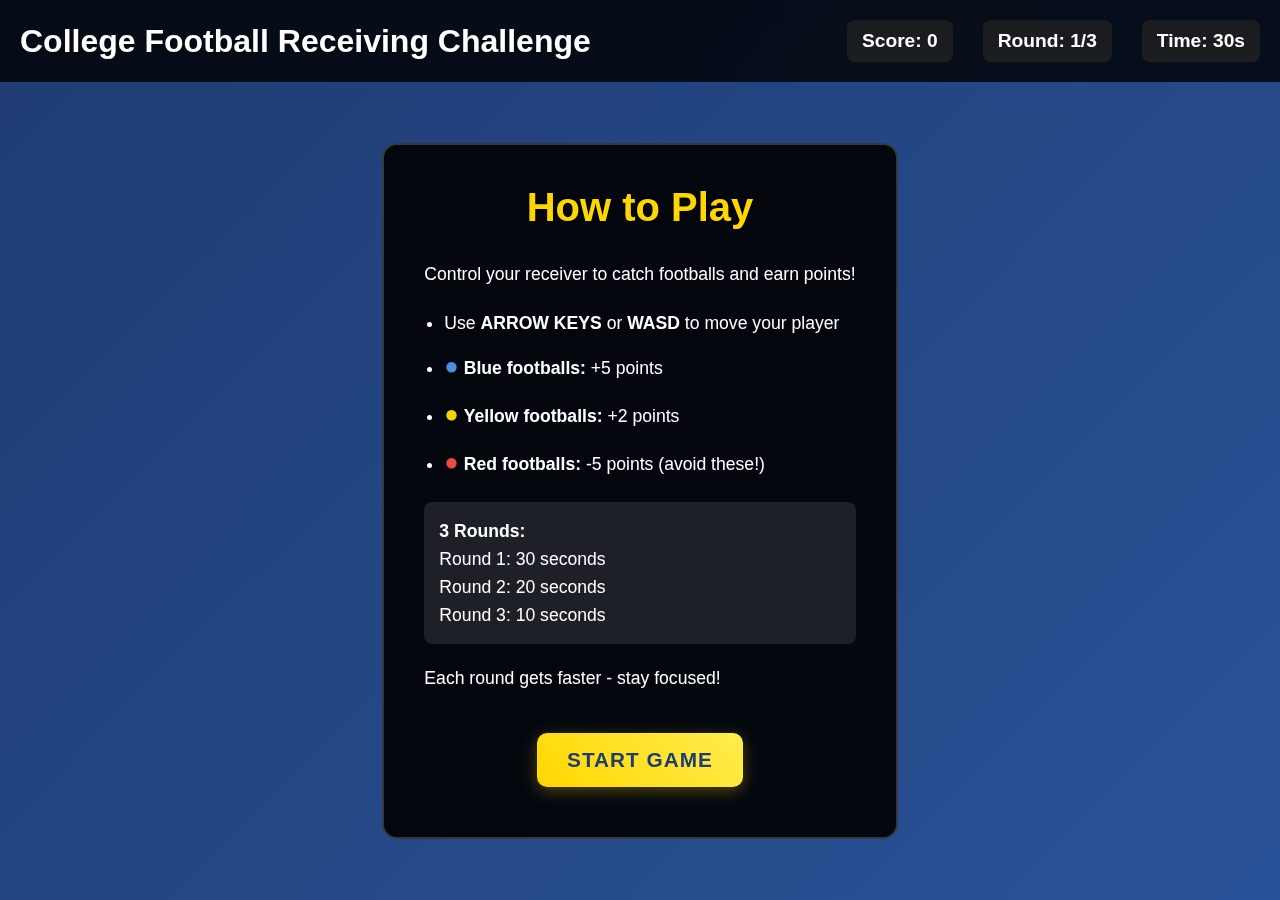
<file: index.html>
<!DOCTYPE html>
<html lang="en">
<head>
    <meta charset="UTF-8">
    <meta name="viewport" content="width=device-width, initial-scale=1.0">
    <title>College Football - Receiving Minigame</title>
    <link rel="stylesheet" href="styles.css">
</head>
<body>
    <div id="game-container">
        <header>
            <h1>College Football Receiving Challenge</h1>
            <div id="game-info">
                <div id="score">Score: 0</div>
                <div id="round-info">Round: 1/3</div>
                <div id="timer">Time: 30s</div>
            </div>
        </header>

        <div id="instructions-screen" class="screen">
            <div class="instructions-content">
                <h2>How to Play</h2>
                <div class="instructions-text">
                    <p>Control your receiver to catch footballs and earn points!</p>
                    <ul>
                        <li>Use <strong>ARROW KEYS</strong> or <strong>WASD</strong> to move your player</li>
                        <li><span class="blue-ball">●</span> <strong>Blue footballs:</strong> +5 points</li>
                        <li><span class="yellow-ball">●</span> <strong>Yellow footballs:</strong> +2 points</li>
                        <li><span class="red-ball">●</span> <strong>Red footballs:</strong> -5 points (avoid these!)</li>
                    </ul>
                    <p class="round-info">
                        <strong>3 Rounds:</strong><br>
                        Round 1: 30 seconds<br>
                        Round 2: 20 seconds<br>
                        Round 3: 10 seconds
                    </p>
                    <p>Each round gets faster - stay focused!</p>
                </div>
                <button id="start-game-btn" class="game-button">Start Game</button>
            </div>
        </div>

        <div id="game-screen" class="screen hidden">
            <canvas id="game-canvas"></canvas>
            <div id="round-transition" class="hidden">
                <h3 id="round-title">Round 2</h3>
                <p id="round-message">Get ready for the next round!</p>
                <div id="countdown">3</div>
            </div>
        </div>

        <div id="game-over-screen" class="screen hidden">
            <div class="game-over-content">
                <h2>Game Complete!</h2>
                <div id="final-score">Final Score: 0</div>
                <div id="performance-rating">Rating: Rookie</div>
                <div id="xp-earned">Experience Points Earned: 0</div>
                <button id="play-again-btn" class="game-button">Play Again</button>
                <button id="main-menu-btn" class="game-button secondary">Main Menu</button>
            </div>
        </div>
    </div>

    <script src="game.js"></script>
</body>
</html>
</file>
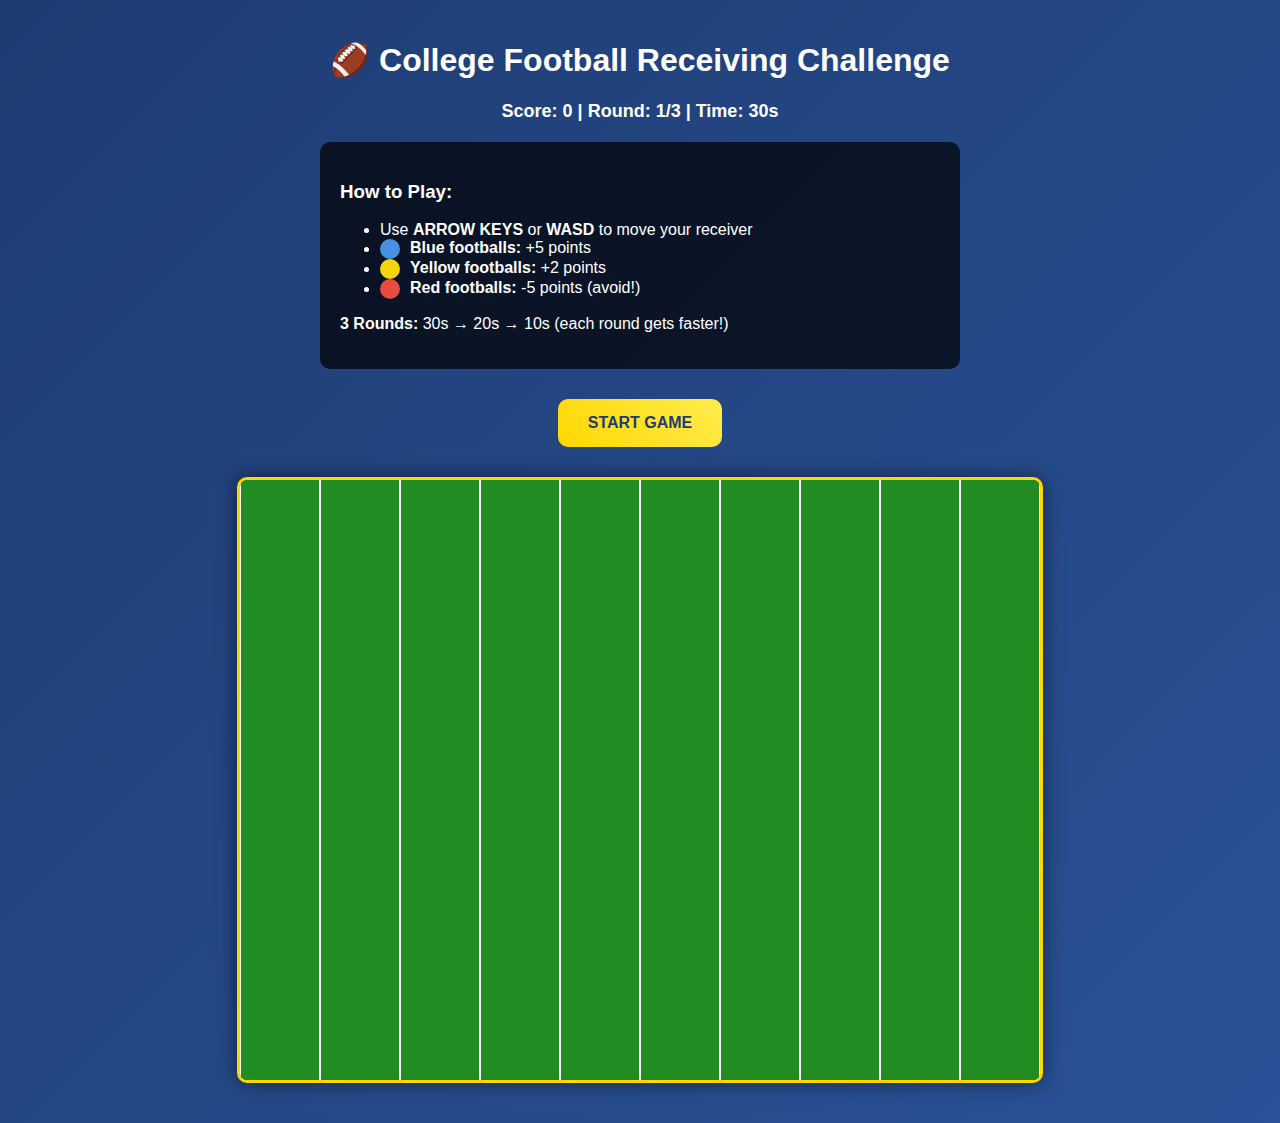
<file: simple-game.html>
<!DOCTYPE html>
<html lang="en">
<head>
    <meta charset="UTF-8">
    <meta name="viewport" content="width=device-width, initial-scale=1.0">
    <title>College Football - Receiving Minigame</title>
    <style>
        body {
            margin: 0;
            padding: 20px;
            font-family: Arial, sans-serif;
            background: linear-gradient(135deg, #1e3c72 0%, #2a5298 100%);
            color: white;
            text-align: center;
        }
        
        #gameInfo {
            margin-bottom: 20px;
            font-size: 18px;
            font-weight: bold;
        }
        
        #gameCanvas {
            border: 3px solid #ffd700;
            border-radius: 10px;
            background: #228b22;
            display: block;
            margin: 20px auto;
            box-shadow: 0 0 20px rgba(0, 0, 0, 0.5);
        }
        
        button {
            background: linear-gradient(45deg, #ffd700, #ffed4e);
            color: #1e3c72;
            border: none;
            padding: 15px 30px;
            font-size: 16px;
            font-weight: bold;
            border-radius: 10px;
            cursor: pointer;
            margin: 10px;
            text-transform: uppercase;
        }
        
        button:hover {
            transform: translateY(-2px);
            box-shadow: 0 6px 20px rgba(255, 215, 0, 0.4);
        }
        
        #instructions {
            max-width: 600px;
            margin: 0 auto;
            text-align: left;
            background: rgba(0, 0, 0, 0.7);
            padding: 20px;
            border-radius: 10px;
            margin-bottom: 20px;
        }
        
        .color-example {
            display: inline-block;
            width: 20px;
            height: 20px;
            border-radius: 50%;
            margin-right: 10px;
            vertical-align: middle;
        }
        
        .blue { background: #4a90e2; }
        .yellow { background: #f5d50a; }
        .red { background: #e74c3c; }
    </style>
</head>
<body>
    <h1>🏈 College Football Receiving Challenge</h1>
    
    <div id="gameInfo">
        <div>Score: <span id="score">0</span> | Round: <span id="round">1</span>/3 | Time: <span id="timer">30</span>s</div>
    </div>
    
    <div id="instructions">
        <h3>How to Play:</h3>
        <ul>
            <li>Use <strong>ARROW KEYS</strong> or <strong>WASD</strong> to move your receiver</li>
            <li><span class="color-example blue"></span><strong>Blue footballs:</strong> +5 points</li>
            <li><span class="color-example yellow"></span><strong>Yellow footballs:</strong> +2 points</li>
            <li><span class="color-example red"></span><strong>Red footballs:</strong> -5 points (avoid!)</li>
        </ul>
        <p><strong>3 Rounds:</strong> 30s → 20s → 10s (each round gets faster!)</p>
    </div>
    
    <button onclick="startGame()">Start Game</button>
    <button onclick="showInstructions()" id="menuBtn" style="display:none;">Main Menu</button>
    
    <canvas id="gameCanvas" width="800" height="600"></canvas>
    
    <div id="gameOver" style="display:none;">
        <h2>Game Complete!</h2>
        <div id="finalScore"></div>
        <div id="rating"></div>
        <button onclick="startGame()">Play Again</button>
    </div>

    <script>
        // Game variables
        const canvas = document.getElementById('gameCanvas');
        const ctx = canvas.getContext('2d');
        
        let gameState = {
            score: 0,
            round: 0,
            timeLeft: 30,
            isPlaying: false,
            player: { x: 385, y: 285, size: 30, speed: 5 },
            footballs: [],
            keys: {},
            intervals: []
        };
        
        const rounds = [
            { time: 30, spawnRate: 2000, speed: 1 },
            { time: 20, spawnRate: 1500, speed: 1.3 },
            { time: 10, spawnRate: 1000, speed: 1.6 }
        ];
        
        const footballColors = {
            blue: { color: '#4a90e2', points: 5 },
            yellow: { color: '#f5d50a', points: 2 },
            red: { color: '#e74c3c', points: -5 }
        };
        
        // Event listeners
        document.addEventListener('keydown', (e) => {
            gameState.keys[e.code] = true;
            e.preventDefault();
        });
        
        document.addEventListener('keyup', (e) => {
            gameState.keys[e.code] = false;
            e.preventDefault();
        });
        
        function showInstructions() {
            document.getElementById('instructions').style.display = 'block';
            document.getElementById('gameOver').style.display = 'none';
            document.getElementById('menuBtn').style.display = 'none';
            gameState.isPlaying = false;
            clearIntervals();
            drawField();
        }
        
        function startGame() {
            document.getElementById('instructions').style.display = 'none';
            document.getElementById('gameOver').style.display = 'none';
            document.getElementById('menuBtn').style.display = 'inline-block';
            
            gameState.score = 0;
            gameState.round = 0;
            gameState.isPlaying = true;
            gameState.footballs = [];
            gameState.player = { x: 385, y: 285, size: 30, speed: 5 };
            
            startRound();
        }
        
        function startRound() {
            if (gameState.round >= 3) {
                endGame();
                return;
            }
            
            const currentRound = rounds[gameState.round];
            gameState.timeLeft = currentRound.time;
            gameState.footballs = [];
            
            updateUI();
            
            // Timer
            const timer = setInterval(() => {
                gameState.timeLeft--;
                updateUI();
                if (gameState.timeLeft <= 0) {
                    clearInterval(timer);
                    gameState.round++;
                    setTimeout(startRound, 1000);
                }
            }, 1000);
            gameState.intervals.push(timer);
            
            // Football spawning
            const spawner = setInterval(() => {
                spawnFootball();
            }, currentRound.spawnRate);
            gameState.intervals.push(spawner);
            
            // Game loop
            const gameLoop = setInterval(() => {
                update();
                draw();
            }, 1000 / 60);
            gameState.intervals.push(gameLoop);
        }
        
        function spawnFootball() {
            const types = Object.keys(footballColors);
            const type = types[Math.floor(Math.random() * types.length)];
            
            gameState.footballs.push({
                x: Math.random() * (canvas.width - 30),
                y: Math.random() * (canvas.height - 30),
                size: 20,
                type: type,
                vx: (Math.random() - 0.5) * 4,
                vy: (Math.random() - 0.5) * 4
            });
        }
        
        function update() {
            if (!gameState.isPlaying) return;
            
            // Update player
            const player = gameState.player;
            if (gameState.keys['ArrowLeft'] || gameState.keys['KeyA']) {
                player.x = Math.max(0, player.x - player.speed);
            }
            if (gameState.keys['ArrowRight'] || gameState.keys['KeyD']) {
                player.x = Math.min(canvas.width - player.size, player.x + player.speed);
            }
            if (gameState.keys['ArrowUp'] || gameState.keys['KeyW']) {
                player.y = Math.max(0, player.y - player.speed);
            }
            if (gameState.keys['ArrowDown'] || gameState.keys['KeyS']) {
                player.y = Math.min(canvas.height - player.size, player.y + player.speed);
            }
            
            // Update footballs
            const currentRound = rounds[gameState.round];
            gameState.footballs.forEach(football => {
                football.x += football.vx * currentRound.speed;
                football.y += football.vy * currentRound.speed;
                
                // Bounce off walls
                if (football.x <= 0 || football.x >= canvas.width - football.size) {
                    football.vx *= -1;
                }
                if (football.y <= 0 || football.y >= canvas.height - football.size) {
                    football.vy *= -1;
                }
                
                football.x = Math.max(0, Math.min(canvas.width - football.size, football.x));
                football.y = Math.max(0, Math.min(canvas.height - football.size, football.y));
            });
            
            // Check collisions
            gameState.footballs = gameState.footballs.filter(football => {
                if (player.x < football.x + football.size &&
                    player.x + player.size > football.x &&
                    player.y < football.y + football.size &&
                    player.y + player.size > football.y) {
                    
                    gameState.score += footballColors[football.type].points;
                    updateUI();
                    return false; // Remove football
                }
                return true;
            });
        }
        
        function draw() {
            drawField();
            
            // Draw footballs
            gameState.footballs.forEach(football => {
                ctx.fillStyle = footballColors[football.type].color;
                ctx.fillRect(football.x, football.y, football.size, football.size);
            });
            
            // Draw player
            const player = gameState.player;
            ctx.fillStyle = '#ffffff';
            ctx.fillRect(player.x, player.y, player.size, player.size);
            ctx.fillStyle = '#000000';
            ctx.font = '12px Arial';
            ctx.textAlign = 'center';
            ctx.fillText('WR', player.x + player.size/2, player.y + player.size/2 + 4);
        }
        
        function drawField() {
            // Green field
            ctx.fillStyle = '#228b22';
            ctx.fillRect(0, 0, canvas.width, canvas.height);
            
            // Yard lines
            ctx.strokeStyle = '#ffffff';
            ctx.lineWidth = 2;
            for (let i = 0; i <= 10; i++) {
                const x = (canvas.width / 10) * i;
                ctx.beginPath();
                ctx.moveTo(x, 0);
                ctx.lineTo(x, canvas.height);
                ctx.stroke();
            }
        }
        
        function updateUI() {
            document.getElementById('score').textContent = gameState.score;
            document.getElementById('round').textContent = gameState.round + 1;
            document.getElementById('timer').textContent = gameState.timeLeft;
        }
        
        function clearIntervals() {
            gameState.intervals.forEach(clearInterval);
            gameState.intervals = [];
        }
        
        function endGame() {
            gameState.isPlaying = false;
            clearIntervals();
            
            let rating = 'Rookie';
            if (gameState.score >= 100) rating = 'All-American';
            else if (gameState.score >= 75) rating = 'Varsity';
            else if (gameState.score >= 50) rating = 'JV';
            else if (gameState.score >= 25) rating = 'Practice Squad';
            
            document.getElementById('finalScore').textContent = `Final Score: ${gameState.score}`;
            document.getElementById('rating').textContent = `Rating: ${rating}`;
            document.getElementById('gameOver').style.display = 'block';
        }
        
        // Initialize
        drawField();
        updateUI();
    </script>
</body>
</html>
</file>
<file: styles.css>
/* CSS Reset and Base Styles */
* {
    margin: 0;
    padding: 0;
    box-sizing: border-box;
}

body {
    font-family: 'Arial', sans-serif;
    background: linear-gradient(135deg, #1e3c72 0%, #2a5298 100%);
    color: white;
    overflow: hidden;
    height: 100vh;
}

#game-container {
    position: relative;
    width: 100%;
    height: 100vh;
    display: flex;
    flex-direction: column;
}

/* Header Styles */
header {
    background: rgba(0, 0, 0, 0.8);
    padding: 20px;
    display: flex;
    justify-content: space-between;
    align-items: center;
    backdrop-filter: blur(10px);
    z-index: 100;
}

header h1 {
    font-size: 2rem;
    font-weight: bold;
    text-shadow: 2px 2px 4px rgba(0, 0, 0, 0.5);
}

#game-info {
    display: flex;
    gap: 30px;
    font-size: 1.2rem;
    font-weight: bold;
}

#game-info div {
    background: rgba(255, 255, 255, 0.1);
    padding: 10px 15px;
    border-radius: 8px;
    backdrop-filter: blur(5px);
}

/* Screen Management */
.screen {
    flex: 1;
    display: flex;
    justify-content: center;
    align-items: center;
    position: relative;
}

.hidden {
    display: none !important;
}

/* Instructions Screen */
.instructions-content {
    background: rgba(0, 0, 0, 0.9);
    padding: 40px;
    border-radius: 15px;
    max-width: 600px;
    text-align: center;
    backdrop-filter: blur(20px);
    border: 2px solid rgba(255, 255, 255, 0.2);
}

.instructions-content h2 {
    font-size: 2.5rem;
    margin-bottom: 30px;
    color: #ffd700;
    text-shadow: 2px 2px 4px rgba(0, 0, 0, 0.5);
}

.instructions-text {
    text-align: left;
    margin-bottom: 30px;
    font-size: 1.1rem;
    line-height: 1.6;
}

.instructions-text ul {
    margin: 20px 0;
    padding-left: 20px;
}

.instructions-text li {
    margin: 10px 0;
}

.blue-ball {
    color: #4a90e2;
    font-size: 1.5rem;
}

.yellow-ball {
    color: #f5d50a;
    font-size: 1.5rem;
}

.red-ball {
    color: #e74c3c;
    font-size: 1.5rem;
}

.round-info {
    background: rgba(255, 255, 255, 0.1);
    padding: 15px;
    border-radius: 8px;
    margin: 20px 0;
}

/* Game Canvas */
#game-canvas {
    border: 3px solid #ffd700;
    border-radius: 10px;
    background: #228b22;
    display: block;
    margin: 0 auto;
    box-shadow: 0 0 20px rgba(0, 0, 0, 0.5);
    width: 800px;
    height: 600px;
}

/* Round Transition */
#round-transition {
    position: absolute;
    top: 50%;
    left: 50%;
    transform: translate(-50%, -50%);
    background: rgba(0, 0, 0, 0.95);
    padding: 40px;
    border-radius: 15px;
    text-align: center;
    z-index: 200;
    border: 2px solid #ffd700;
}

#round-title {
    font-size: 3rem;
    color: #ffd700;
    margin-bottom: 20px;
}

#round-message {
    font-size: 1.5rem;
    margin-bottom: 30px;
}

#countdown {
    font-size: 4rem;
    font-weight: bold;
    color: #e74c3c;
    text-shadow: 2px 2px 4px rgba(0, 0, 0, 0.5);
}

/* Game Over Screen */
.game-over-content {
    background: rgba(0, 0, 0, 0.9);
    padding: 40px;
    border-radius: 15px;
    text-align: center;
    backdrop-filter: blur(20px);
    border: 2px solid rgba(255, 255, 255, 0.2);
}

.game-over-content h2 {
    font-size: 3rem;
    margin-bottom: 30px;
    color: #ffd700;
}

#final-score {
    font-size: 2.5rem;
    margin: 20px 0;
    color: #4a90e2;
}

#performance-rating {
    font-size: 1.8rem;
    margin: 15px 0;
    color: #f5d50a;
}

#xp-earned {
    font-size: 1.5rem;
    margin: 15px 0;
    color: #2ecc71;
}

/* Buttons */
.game-button {
    background: linear-gradient(45deg, #ffd700, #ffed4e);
    color: #1e3c72;
    border: none;
    padding: 15px 30px;
    font-size: 1.3rem;
    font-weight: bold;
    border-radius: 10px;
    cursor: pointer;
    margin: 10px;
    transition: all 0.3s ease;
    text-transform: uppercase;
    letter-spacing: 1px;
    box-shadow: 0 4px 15px rgba(255, 215, 0, 0.3);
}

.game-button:hover {
    transform: translateY(-2px);
    box-shadow: 0 6px 20px rgba(255, 215, 0, 0.4);
    background: linear-gradient(45deg, #ffed4e, #ffd700);
}

.game-button:active {
    transform: translateY(0);
}

.game-button.secondary {
    background: linear-gradient(45deg, #6c757d, #495057);
    color: white;
    box-shadow: 0 4px 15px rgba(108, 117, 125, 0.3);
}

.game-button.secondary:hover {
    background: linear-gradient(45deg, #495057, #343a40);
    box-shadow: 0 6px 20px rgba(108, 117, 125, 0.4);
}

/* Responsive Design */
@media (max-width: 768px) {
    header {
        flex-direction: column;
        gap: 15px;
    }
    
    header h1 {
        font-size: 1.5rem;
    }
    
    #game-info {
        gap: 15px;
        font-size: 1rem;
    }
    
    #game-canvas {
        width: 90%;
        height: auto;
    }
    
    .instructions-content {
        margin: 20px;
        padding: 30px;
    }
    
    .instructions-content h2 {
        font-size: 2rem;
    }
}

/* Accessibility Features */
@media (prefers-reduced-motion: reduce) {
    * {
        animation-duration: 0.01ms !important;
        animation-iteration-count: 1 !important;
        transition-duration: 0.01ms !important;
    }
}

/* Color Blind Accessibility */
.colorblind-mode .blue-ball {
    color: #0066cc;
    text-shadow: 2px 2px 0px #ffffff;
}

.colorblind-mode .yellow-ball {
    color: #ffcc00;
    text-shadow: 2px 2px 0px #000000;
}

.colorblind-mode .red-ball {
    color: #cc0000;
    text-shadow: 2px 2px 0px #ffffff;
}
</file>
